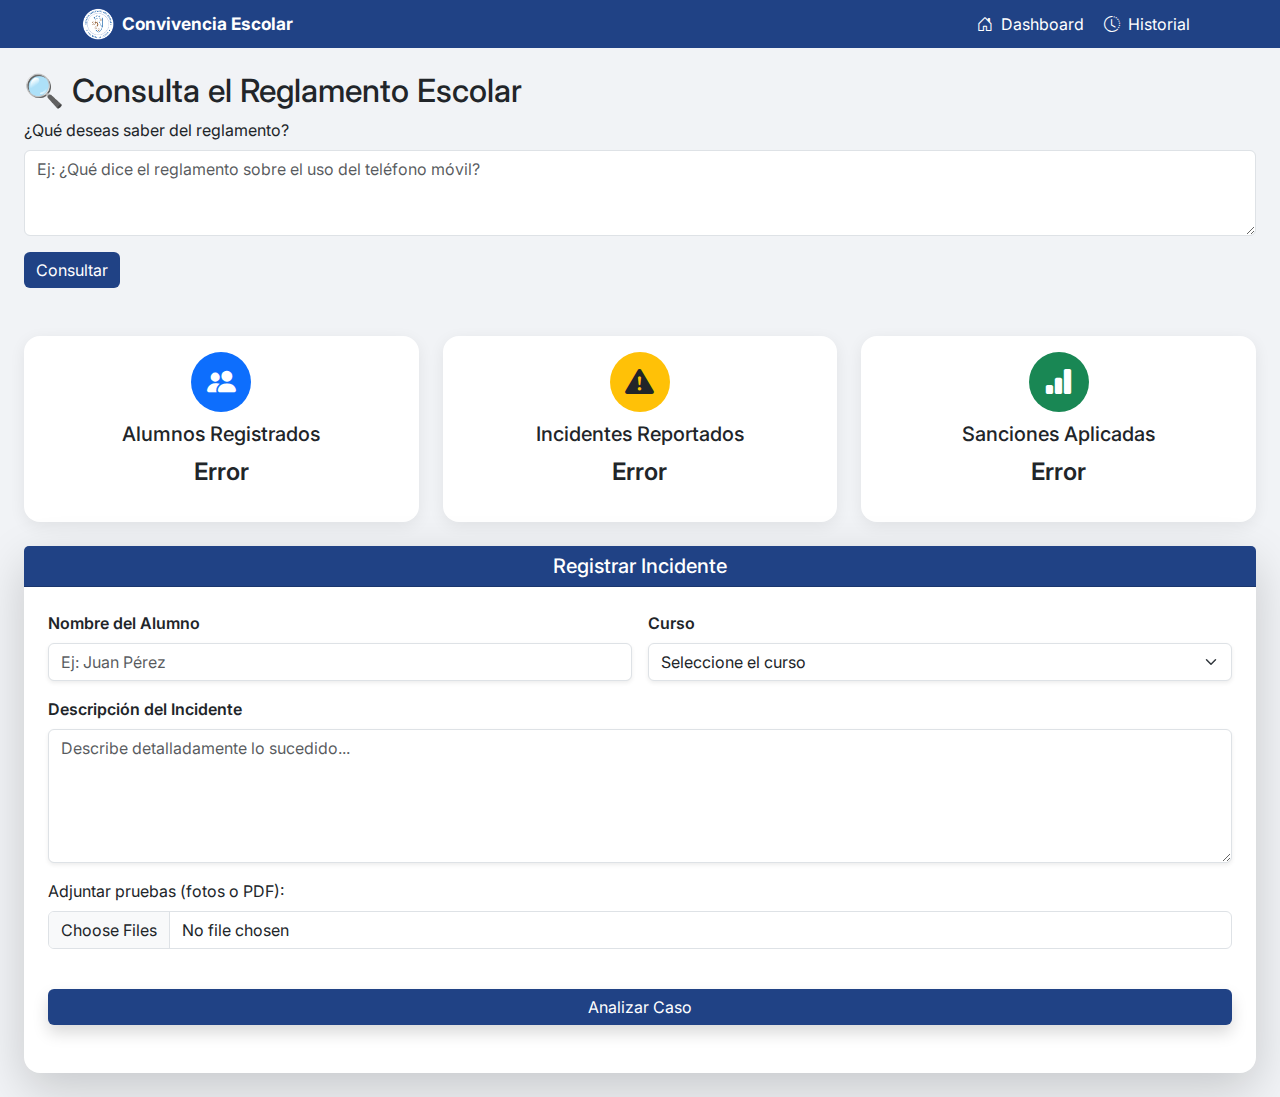
<file: index.html>
<!DOCTYPE html>
<html lang="es">

<head>
  <meta charset="UTF-8" />
  <meta name="viewport" content="width=device-width, initial-scale=1.0" />
  <title>Dashboard Convivencia Escolar</title>
  <link rel="stylesheet" href="https://cdn.jsdelivr.net/npm/bootstrap@5.3.3/dist/css/bootstrap.min.css" />
  <link rel="stylesheet" href="https://cdn.jsdelivr.net/npm/bootstrap-icons@1.11.3/font/bootstrap-icons.min.css" />
  <link href="https://fonts.googleapis.com/css2?family=Inter:wght@400;600;700&display=swap" rel="stylesheet" />
  <link rel="stylesheet" href="assets/css/style.css" />
</head>

<body>
  <!-- Navbar superior -->
  <nav style="background-color: #204285; min-height: 48px;" class="w-100">
    <div class="container d-flex justify-content-between align-items-center py-1" style="min-height: 48px;">
      <div class="d-flex align-items-center" style="gap: 8px;">
        <img src="assets/img/logocotela.png" alt="Logo" width="32" height="32" style="object-fit: contain;">
        <span class="fw-bold text-white" style="font-size: 1.08rem;">Convivencia Escolar</span>
      </div>
      <ul class="nav" style="gap: 4px;">
        <li class="nav-item">
          <a class="nav-link text-white py-1 px-2" style="font-size: 1rem;" href="#"><i
              class="bi bi-house-door me-2"></i>Dashboard</a>
        </li>
        <li class="nav-item">
          <a class="nav-link text-white py-1 px-2" style="font-size: 1rem;" href="historial.html"><i
              class="bi bi-clock-history me-2"></i>Historial</a>
        </li>
      </ul>
    </div>
  </nav>

  <!-- Main Content -->
  <div class="container-fluid px-0">
    <div class="flex-grow-1">
      <main class="p-4">
        <h2>🔍 Consulta el Reglamento Escolar</h2>
        <div class="mb-3">
          <label for="preguntaReglamento" class="form-label">¿Qué deseas saber del reglamento?</label>
          <textarea class="form-control" id="preguntaReglamento" rows="3"
            placeholder="Ej: ¿Qué dice el reglamento sobre el uso del teléfono móvil?"></textarea>
        </div>
        <button type="button" class="btn btn-primary" id="btnConsultarReglamento">Consultar</button>

        <div class="mt-4" id="respuestaReglamento" style="display:none;">
          <h4>Respuesta de la IA:</h4>
          <div class="card p-3">
            <p id="respuestaTexto"></p>
          </div>
        </div>
        <!-- Tarjetas resumen -->
        <div class="row g-4 mb-4 mt-4">
          <div class="col-md-4">
            <div class="card text-center p-3">
              <div class="summary-icon bg-primary text-white">
                <i class="bi bi-people-fill"></i>
              </div>
              <h5>Alumnos Registrados</h5>
              <p class="fs-4 fw-semibold text-dark" id="totalAlumnos">--</p>
            </div>
          </div>
          <div class="col-md-4">
            <div class="card text-center p-3">
              <div class="summary-icon bg-warning text-dark">
                <i class="bi bi-exclamation-triangle-fill"></i>
              </div>
              <h5>Incidentes Reportados</h5>
              <p class="fs-4 fw-semibold text-dark" id="totalIncidentes">--</p>
            </div>
          </div>
          <div class="col-md-4">
            <div class="card text-center p-3">
              <div class="summary-icon bg-success text-white">
                <i class="bi bi-bar-chart-fill"></i>
              </div>
              <h5>Sanciones Aplicadas</h5>
              <p class="fs-4 fw-semibold text-dark" id="totalSanciones">--</p>
            </div>
          </div>
        </div>

        <!-- Formulario principal -->
        <div class="card shadow-lg border-0 rounded-4 w-100">
          <div class="card-header text-white text-center">
            <h5 class="mb-0">Registrar Incidente</h5>
          </div>
          <div class="card-body p-4">
            <form id="formularioIncidente" class="mb-4">
              <div class="row g-3">
                <div class="col-md-6">
                  <label for="nombreAlumno" class="form-label fw-semibold">Nombre del Alumno</label>
                  <input type="text" class="form-control shadow-sm" id="nombreAlumno" placeholder="Ej: Juan Pérez"
                    required>
                </div>
                <div class="col-md-6">
                  <label for="cursoAlumno" class="form-label fw-semibold">Curso</label>
                  <select class="form-select shadow-sm" id="cursoAlumno" required>
                    <option value="">Seleccione el curso</option>
                    <option value="1 básico">1° Básico</option>
                    <option value="2 básico">2° Básico</option>
                    <option value="3 básico">3° Básico</option>
                    <option value="4 básico">4° Básico</option>
                    <option value="5 básico">5° Básico</option>
                    <option value="6 básico">6° Básico</option>
                    <option value="7 básico">7° Básico</option>
                    <option value="8 básico">8° Básico</option>
                    <option value="1 medio">1° Medio</option>
                    <option value="2 medio">2° Medio</option>
                    <option value="3 medio">3° Medio</option>
                    <option value="4 medio">4° Medio</option>
                  </select>
                </div>
                <div class="col-12">
                  <label for="descripcionIncidente" class="form-label fw-semibold">Descripción del Incidente</label>
                  <textarea class="form-control shadow-sm" id="descripcionIncidente" rows="5"
                    placeholder="Describe detalladamente lo sucedido..." required></textarea>
                </div>
                <div class="form-group mb-3">
    <label for="archivosAdjuntos" class="form-label">Adjuntar pruebas (fotos o PDF):</label>
    <input type="file" class="form-control" id="archivosAdjuntos" name="archivosAdjuntos" multiple accept=".jpg,.jpeg,.png,.pdf">
</div>
              </div>
              <button type="submit" class="btn btn-primary w-100 mt-4 shadow">Analizar Caso</button>
            </form>

            <div id="resultados" class="mt-4" style="display:none;">
              <hr>
              <h4 class="mb-3 text-primary fw-semibold">Resultado del Análisis de la IA</h4>
              <pre id="sugerenciaIA" class="bg-light p-3 rounded-3"><div class="spinner-border text-primary" role="status">
  <span class="visually-hidden"></span>
</div></pre>
              <form id="formularioGuardar">
                <div class="mb-3">
                  <label for="decisionFinal" class="form-label fw-semibold">Decisión Final</label>
                  <textarea class="form-control shadow-sm" id="decisionFinal" rows="3"
                    placeholder="Confirma o modifica la sanción sugerida..." required></textarea>
                </div>
                <button type="submit" class="btn btn-success w-100 shadow">Guardar en el Historial</button>
              </form>
            </div>
          </div>
        </div>
      </main>
    </div>
  </div>

  <script src="https://cdn.jsdelivr.net/npm/bootstrap@5.3.3/dist/js/bootstrap.bundle.min.js"></script>
  <script src="assets/js/script.js"></script>
</body>

</html>
</file>
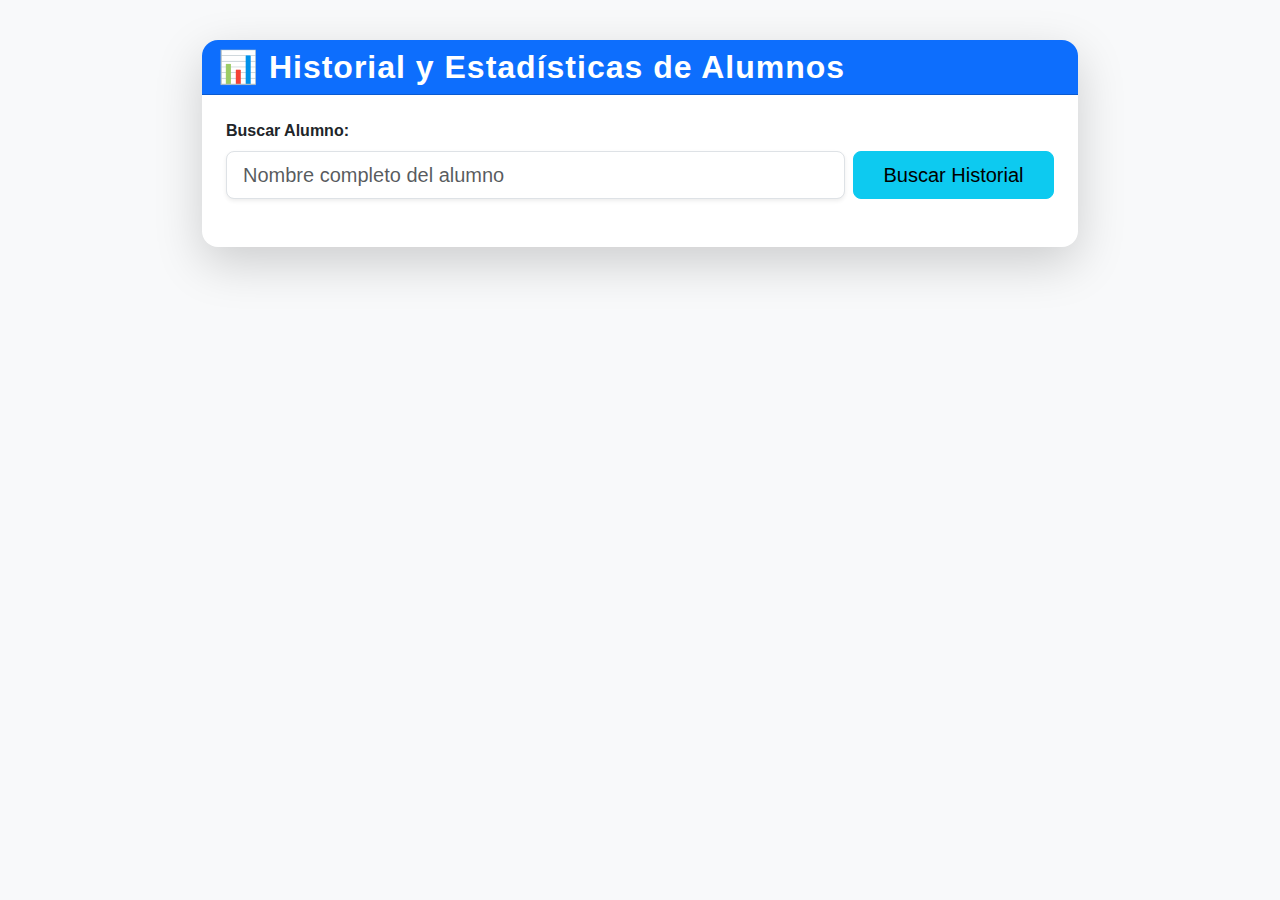
<file: historial.html>
<!DOCTYPE html>
<html lang="en">
<head>
    <meta charset="UTF-8">
    <meta name="viewport" content="width=device-width, initial-scale=1.0">
    <link href="https://cdn.jsdelivr.net/npm/bootstrap@5.3.3/dist/css/bootstrap.min.css" rel="stylesheet">

    <title>Historial</title>
</head>
<body style="background-color: #f8f9fa; font-family: 'Segoe UI', Arial, sans-serif;">
    <div class="container" style="max-width: 900px; margin-top: 40px; margin-bottom: 40px;">
        <div class="card shadow-lg border-0 rounded-4">
            <div class="card-header bg-primary text-white rounded-top-4">
                <h2 class="mb-0" style="font-weight: 700; letter-spacing: 1px;">📊 Historial y Estadísticas de Alumnos</h2>
            </div>
            <div class="card-body p-4">
                <form class="mb-4">
                    <div class="row g-2 align-items-end">
                        <div class="col-md-9">
                            <label for="buscarAlumno" class="form-label fw-semibold">Buscar Alumno:</label>
                            <input type="text" id="buscarAlumno" placeholder="Nombre completo del alumno" class="form-control form-control-lg shadow-sm">
                        </div>
                        <div class="col-md-3 d-grid">
                            <button id="btnBuscarHistorial" type="button" class="btn btn-info btn-lg">Buscar Historial</button>
                        </div>
                    </div>
                </form>
                <div id="historialResultados" style="display:none; margin-top: 20px;">
                    <div class="card border-0 shadow-sm mb-3">
                        <div class="card-body bg-light rounded-3">
                            <h4 class="mb-3" style="font-weight: 600; color: #0d6efd;">Historial de Faltas: <span id="nombreAlumnoHistorial" class="fw-normal text-dark"></span></h4>
                            <p id="totalFaltas" class="mb-4"></p>
                            <div class="table-responsive">
                                <table class="table table-striped align-middle">
                                    <thead class="table-primary">
                                        <tr>
                                            <th>Fecha</th>
                                            <th>Incidente</th>
                                            <th>Sugerencia IA</th>
                                            <th>Decisión Final</th>
                                        </tr>
                                    </thead>
                                    <tbody id="historialTablaBody" class="table-group-divider">
                                        <!-- Aquí se llenarán los datos del historial -->
                                    </tbody>
                                </table>
                            </div>
                        </div>
                    </div>
                </div>
            </div>
        </div>
    </div>
    <script src="assets/js/historial.js"></script>
    <script src="https://cdn.jsdelivr.net/npm/bootstrap@5.3.3/dist/js/bootstrap.bundle.min.js"></script>
</body>
</html>
</file>
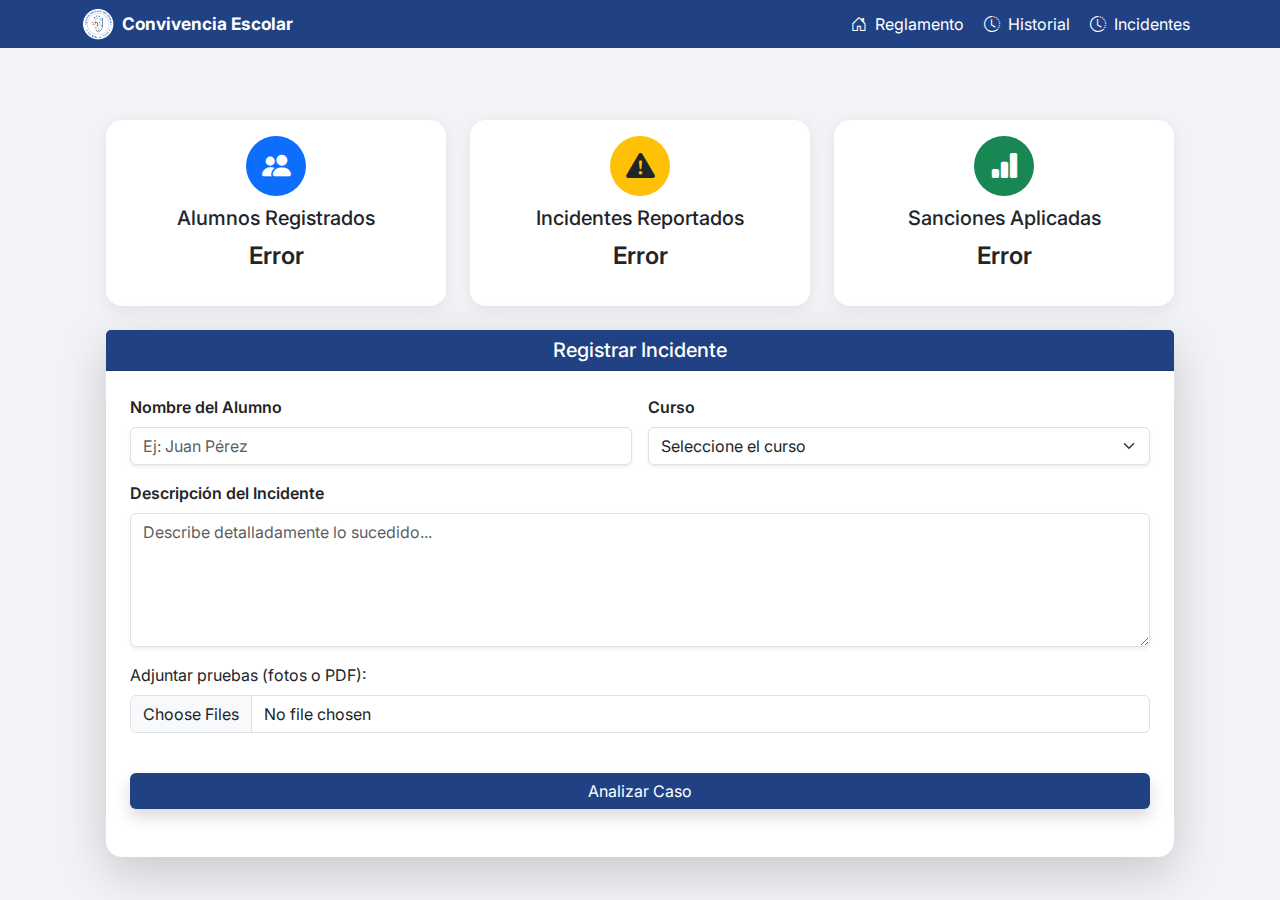
<file: incidentes.html>
<!DOCTYPE html>
<html lang="es">
<head>
  <meta charset="UTF-8" />
  <meta name="viewport" content="width=device-width, initial-scale=1.0" />
  <title>Incidentes - Convivencia Escolar</title>
  <link rel="stylesheet" href="https://cdn.jsdelivr.net/npm/bootstrap@5.3.3/dist/css/bootstrap.min.css" />
  <link rel="stylesheet" href="https://cdn.jsdelivr.net/npm/bootstrap-icons@1.11.3/font/bootstrap-icons.min.css" />
  <link href="https://fonts.googleapis.com/css2?family=Inter:wght@400;600;700&display=swap" rel="stylesheet" />
  <link rel="stylesheet" href="assets/css/style.css" />
</head>
<body>
  <!-- Navbar superior -->
  <div id="navbar"></div>
  <script src="assets/js/navLoader.js"></script>
  <div class="container">
    <div class="flex-grow-1">
      <main class="p-4">
        <!-- Tarjetas resumen -->
        <div class="row g-4 mb-4 mt-4">
          <div class="col-md-4">
            <div class="card text-center p-3">
              <div class="summary-icon bg-primary text-white">
                <i class="bi bi-people-fill"></i>
              </div>
              <h5>Alumnos Registrados</h5>
              <p class="fs-4 fw-semibold text-dark" id="totalAlumnos">--</p>
            </div>
          </div>
          <div class="col-md-4">
            <div class="card text-center p-3">
              <div class="summary-icon bg-warning text-dark">
                <i class="bi bi-exclamation-triangle-fill"></i>
              </div>
              <h5>Incidentes Reportados</h5>
              <p class="fs-4 fw-semibold text-dark" id="totalIncidentes">--</p>
            </div>
          </div>
          <div class="col-md-4">
            <div class="card text-center p-3">
              <div class="summary-icon bg-success text-white">
                <i class="bi bi-bar-chart-fill"></i>
              </div>
              <h5>Sanciones Aplicadas</h5>
              <p class="fs-4 fw-semibold text-dark" id="totalSanciones">--</p>
            </div>
          </div>
        </div>
        <!-- Formulario principal -->
        <div class="card shadow-lg border-0 rounded-4 w-100">
          <div class="card-header text-white text-center">
            <h5 class="mb-0">Registrar Incidente</h5>
          </div>
          <div class="card-body p-4">
            <form id="formularioCompleto" class="mb-4">
              <div class="row g-3">
                <div class="col-md-6">
                  <label for="nombreAlumno" class="form-label fw-semibold">Nombre del Alumno</label>
                  <input type="text" class="form-control shadow-sm" id="nombreAlumno" placeholder="Ej: Juan Pérez" required>
                </div>
                <div class="col-md-6">
                  <label for="cursoAlumno" class="form-label fw-semibold">Curso</label>
                  <select class="form-select shadow-sm" id="cursoAlumno" required>
                    <option value="">Seleccione el curso</option>
                    <option value="1 básico">1° Básico</option>
                    <option value="2 básico">2° Básico</option>
                    <option value="3 básico">3° Básico</option>
                    <option value="4 básico">4° Básico</option>
                    <option value="5 básico">5° Básico</option>
                    <option value="6 básico">6° Básico</option>
                    <option value="7 básico">7° Básico</option>
                    <option value="8 básico">8° Básico</option>
                    <option value="1 medio">1° Medio</option>
                    <option value="2 medio">2° Medio</option>
                    <option value="3 medio">3° Medio</option>
                    <option value="4 medio">4° Medio</option>
                  </select>
                </div>
                <div class="col-12">
                  <label for="descripcionIncidente" class="form-label fw-semibold">Descripción del Incidente</label>
                  <textarea class="form-control shadow-sm" id="descripcionIncidente" rows="5" placeholder="Describe detalladamente lo sucedido..." required></textarea>
                </div>
                <div class="form-group mb-3">
                  <label for="archivosAdjuntos" class="form-label">Adjuntar pruebas (fotos o PDF):</label>
                  <input type="file" class="form-control" id="archivosAdjuntos" name="archivosAdjuntos" multiple accept=".jpg,.jpeg,.png,.pdf">
                </div>
              </div>
              <button type="button" id="btnAnalizar" class="btn btn-primary w-100 mt-4 shadow">Analizar Caso</button>
              <div id="resultados" class="mt-4" style="display:none;">
                <hr>
                <h4 class="mb-3 text-primary fw-semibold">Resultado del Análisis de la IA</h4>
                <pre id="sugerenciaIA" class="bg-light p-3 rounded-3"><div class="spinner-border text-primary" role="status"><span class="visually-hidden"></span></div></pre>
                <div class="mb-3">
                  <label for="decisionFinal" class="form-label fw-semibold">Decisión Final</label>
                  <textarea class="form-control shadow-sm" id="decisionFinal" rows="3" placeholder="Confirma o modifica la sanción sugerida..." required></textarea>
                </div>
                <button type="button" id="btnGuardar" class="btn btn-success w-100 shadow">Guardar en el Historial</button>
              </div>
            </form>
          </div>
        </div>
      </main>
    </div>
  </div>
  <script src="https://cdn.jsdelivr.net/npm/bootstrap@5.3.3/dist/js/bootstrap.bundle.min.js"></script>
  <script src="assets/js/script.js"></script>
</body>
</html>
</file>
<file: assets/css/style.css>
body {
      background-color: #f1f3f6;
      font-family: 'Inter', sans-serif;
    }
    .bg-cotela {
      background-color: #204285;
    }
    nav {
      width: 260px;
      min-height: 100vh;
    }
    nav .nav-link:hover {
      background-color: rgba(255, 255, 255, 0.1);
      border-radius: 8px;
    }
    .card {
      border: none;
      border-radius: 16px;
      box-shadow: 0 4px 16px rgba(0, 0, 0, 0.07);
    }
    .summary-icon {
      width: 60px;
      height: 60px;
      display: flex;
      align-items: center;
      justify-content: center;
      border-radius: 50%;
      margin: 0 auto 10px;
      font-size: 1.8rem;
    }
    .card-header {
      background-color: #204285;
      color: white;
      border-radius: 16px 16px 0 0;
      font-weight: 600;
    }
    .btn-primary {
      background-color: #204285;
      border: none;
    }
    #resultados {
      animation: fadeIn 0.5s ease-in-out;
    }
    @keyframes fadeIn {
      from {
        opacity: 0;
        transform: translateY(10px);
      }
      to {
        opacity: 1;
        transform: translateY(0);
      }
    }
    @media (max-width: 768px) {
      nav {
        width: 100%;
        min-height: auto;
        flex-direction: row;
        justify-content: space-between;
      }
      .card {
        margin-bottom: 1rem;
      }
    }
</file>
